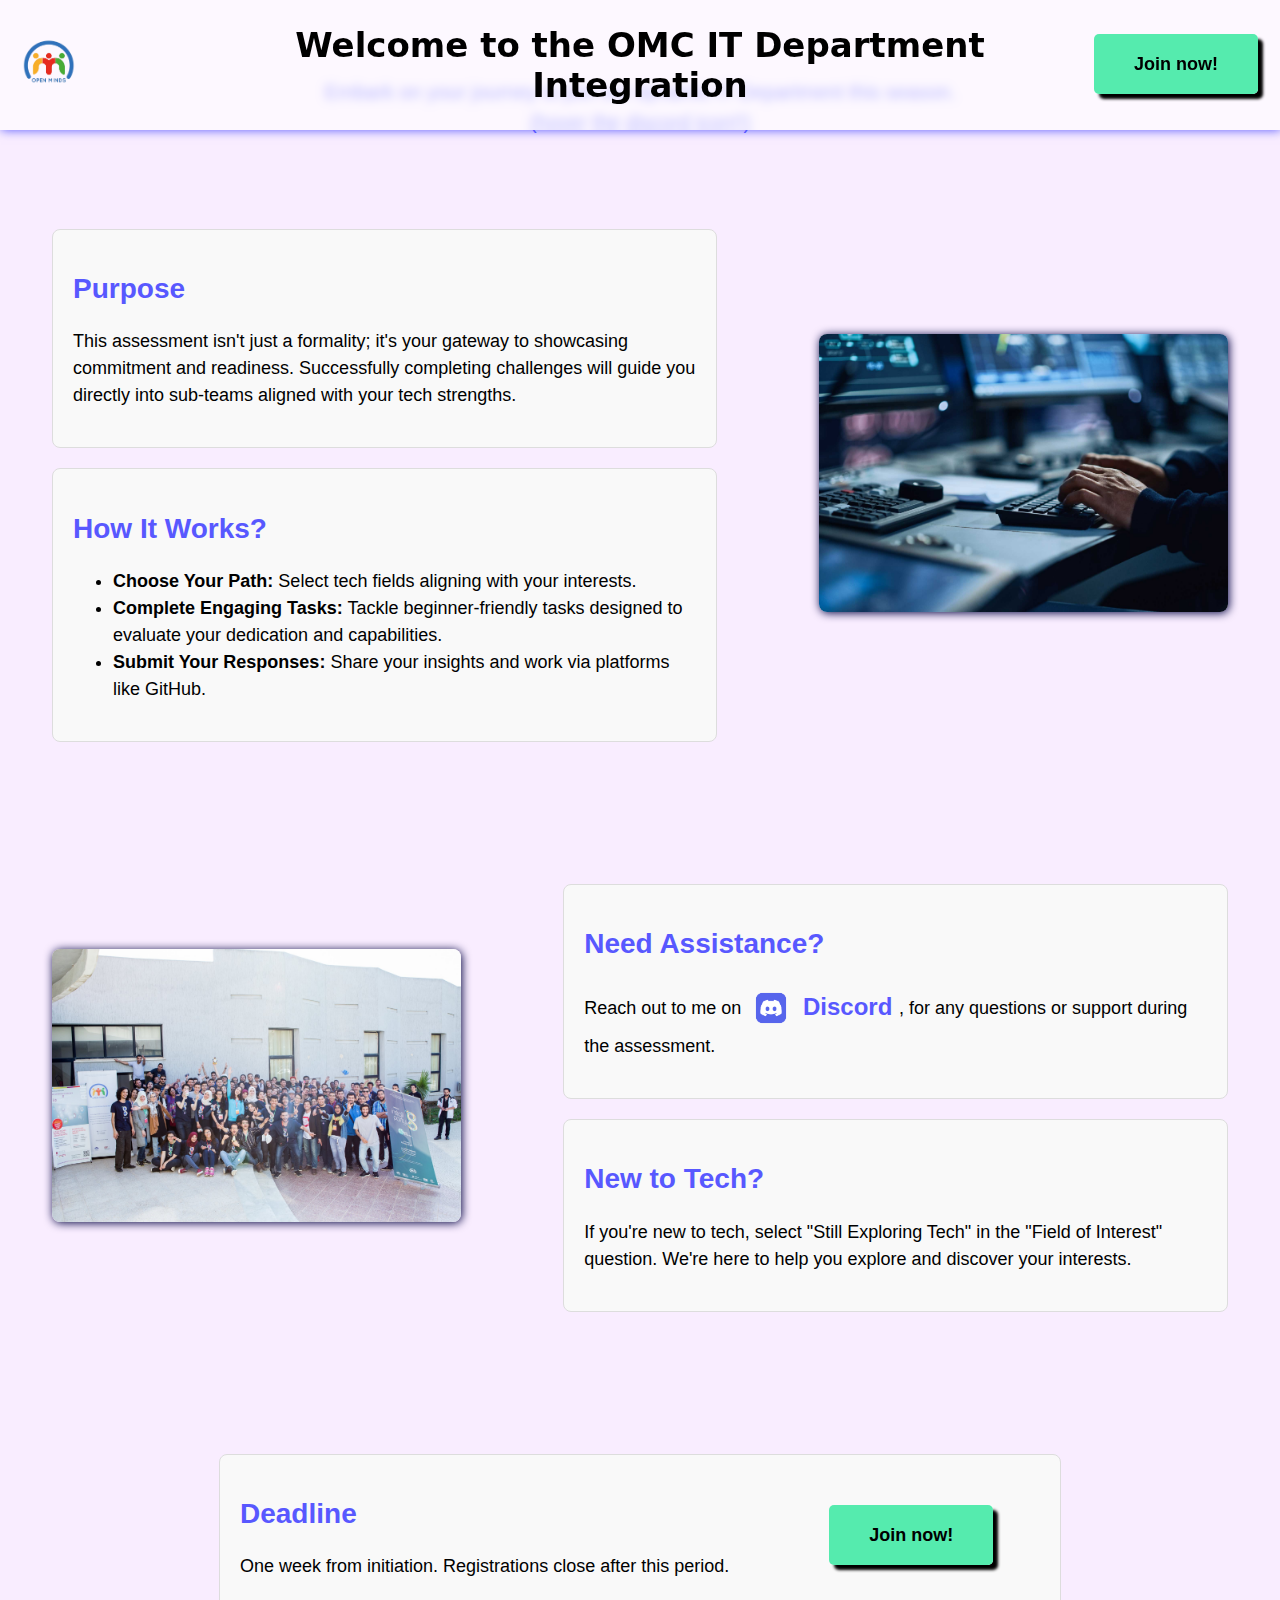
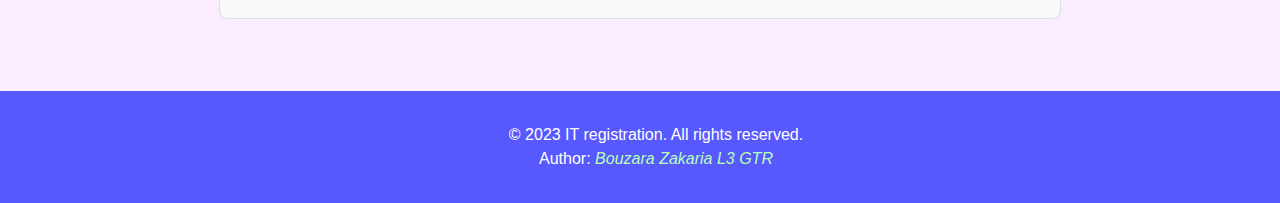
<file: index.html>
<!DOCTYPE html>
<html lang="en">
<head>
    <meta charset="UTF-8">
    <meta name="viewport" content="width=device-width, initial-scale=1.0">
    <title>Event Name</title>
    <link href="styles.css" rel="stylesheet">
    <style>
        p , li {
            line-height: 1.5;
        }

        #card {
            display: none;
            position: fixed;
            top: 50%;
            left: 50%;
            transform: translate(-50%, -50%);
            padding: 20px;
            background-color: #1c1b29;
            border: 1px solid #1c1b29;
            box-shadow: 0 0 10px rgba(0, 0, 0, 0.1);
            border-radius: 20px;
            z-index: 2;
        }

        #text-container {
            margin: 0 0 0 20px;
            display: flex;
            flex-direction: column;
            justify-content: center;
        }

        #text-container p {
            color: white;
            margin: 0 0 30px 0;
            font-size: 20px;
        }

        #text-container h2 {
            margin: 5px;
            font-size: 48px;
        }

        .background-effect {
            filter: blur(5px) brightness(0.7);
            transition: filter 0.5s ease-in-out;
        }

        #hold {
            cursor: pointer;
            color: #5858ff;
            font-size: 24px; 
        }

    </style>
</head>
<body>
<div id="container">
    <table id="nav">
        <td style="width: 20%;text-align: left;"  ><div></div><img src="logo.png"></td>
        <td style="width: 60%;text-align: center;"><h1>Welcome to the OMC IT Department Integration</h1></td>
        <td style="width: 20%;text-align: right;" ><a style="font-size: 18px;" href="registration.html" id="registration-btn">Join now!</a></td>
    </table>

    <div id="rest">
        <p style="color: #5858ff;" id="desc" align="center">Embark on your journey to join our dynamic IT Department this season.<br>(hover the discord icon!!)</p>
    <table style="width: 100%;" id="articles">

        <colgroup>
            <col width="20%"><col width="20%">
            <col width="20%"><col width="20%">
            <col width="20%">
        </colgroup>

        <tr>
            <td colspan="3" style="width: 60%;" class="tdtext">
                <section>
                    <h2>Purpose</h2>
                    <p class="sections">
                        This assessment isn't just a formality; it's your gateway to showcasing commitment and readiness.
                        Successfully completing challenges will guide you directly into sub-teams aligned with your tech strengths.
                    </p>
                </section>
            
                <section>
                    <h2>How It Works?</h2>
                    <ul class="sections">
                        <li><strong>Choose Your Path:</strong> Select tech fields aligning with your interests.</li>
                        <li><strong>Complete Engaging Tasks:</strong> Tackle beginner-friendly tasks designed to evaluate your dedication and capabilities.</li>
                        <li><strong>Submit Your Responses:</strong> Share your insights and work via platforms like GitHub.</li>
                    </ul>
                </section>
            </td>
            <td colspan="2" class="tdimg">
                <img src="IT.jpg">
            </td>
        </tr>
        <tr>
            <td colspan="2" class="tdimg">
                <img src="club.jpg">
            </td>
            <td colspan="3" style="width: 60%;" class="tdtext">
                <section>
                    <h2>Need Assistance?</h2>
                    <p class="sections">
                        Reach out to me on
                        <strong onmouseover="display()" onmouseout="dissappear()" id="hold">
                            <img style="display: inline-block; vertical-align: middle;margin-bottom: 0;" class="icon" src="icons/discord.png" width="50px" alt="Discord Icon">
                            <span class="small-text">Discord</span>
                        </strong>,
                        for any questions or support during the assessment.
                    </p>                
                </section>
            
                <section>
                    <h2>New to Tech?</h2>
                    <p class="sections">If you're new to tech, select "Still Exploring Tech" in the "Field of Interest" question. We're here to help you explore and discover your interests.</p>
                </section>
            </td>

        </tr>
        <tr>
            <td colspan="5">
                <section style="display: flex; width: 100%;">
                    <div>
                        <h2>Deadline</h2>
                        <p class="sections">One week from initiation. Registrations close after this period.</p>
                    </div>
                    <div style="margin: 50px 0px 50px 100px;">
                        <a style="font-size: 18px;" href="registration.html" id="registration-btn">Join now!</a>
                    </div>
                </section>
            </td>
        </tr>
    
    </table>
</div>

    <footer>
        <p>&copy; 2023 IT registration. All rights reserved.<br>Author:<i><a id="git" href="https://github.com/domenez25"> Bouzara Zakaria L3 GTR</a></i></p>
    </footer>
</div>

    <div id="card">
        <img style="margin: 0;" width="50%" id="icon" src="icons/icon.jpg" alt="Your Icon">
        <div id="text-container">
            <h2>#Zakkye</h2>
            <p style="color: white;">domenez25</p>
            <p><strong>About me:</strong> kicking incredibly dope shit.. oh hi !!</p>
        </div>
    </div>

    <script>
        const card = document.getElementById('card');
        const container = document.getElementById('container');

        function display(){
            card.style.display = 'flex';
            container.classList.add('background-effect');
        }

        function dissappear(){
            card.style.display = 'none';
            container.classList.remove('background-effect');
        }
    </script>

    

</body>
</html>
</file>
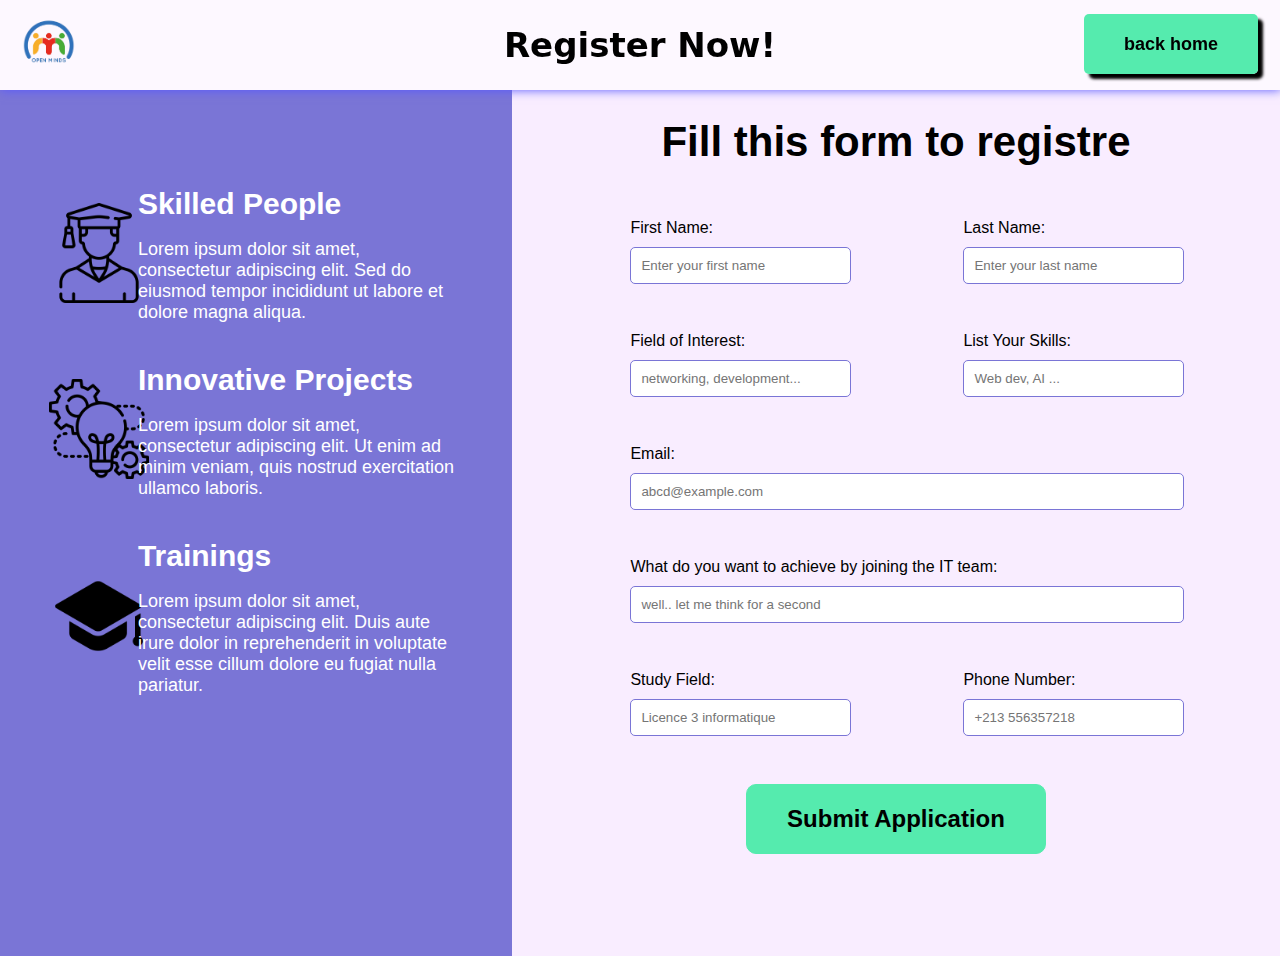
<file: registration.html>
<!DOCTYPE html>
<html lang="en">
<head>
    <meta charset="UTF-8">
    <meta name="viewport" content="width=device-width, initial-scale=1.0">
    <title>Event Registration</title>
    <link href="styles.css" rel="stylesheet">
    <style>
        #left {
            width: 40%;
            background-color: #7a75d6;
        }

        #right {
            width: 60%;
        }

        #form {
            width: 100%;
            padding: 0 50px;
            margin-bottom: 10%;
        }

        #form td {
            width: 500px;
            padding: 23px 10%;
        }

        input {
            width: 100%;
            padding: 10px;
            margin-top: 10px;
            border-radius: 5px;
            border: 1px #7a75d6 solid;
            transition: box-shadow ease 0.1s;
        }

        input:hover {
            box-shadow: 0 0 3px #7a75d6;
        }

        #left table {margin: 15% 10% 15% 5%; color: white;}
        #left strong {font-size: 30px;}
        #left p {font-size: 18px;}

        img {
            width: 100px;
            margin: 10%;
            padding: 10px;
        }

        .image {
            width: 25%;
        }

        button {
            padding: 20px 40px;
            background-color: #55ebae;
            color: black;
            text-decoration: none;
            border: 1px #55ebae solid;
            border-radius: 10px;
            font-weight: bold;
            font-size: 24px;
            transition: box-shadow 0.3s ease;
            cursor: pointer;
        }

        button:hover {
            box-shadow: 0 0 10px black;
        }

        #navt {
            background-color: rgba(255, 255, 255, 0.6);
            color: black;
            text-align: center;
            position: relative;
            top: 0;
            width: 100%;
            box-shadow: 1px 0px 10px #5858ff;
            backdrop-filter: blur(5px)
        }

        .error-input {
            box-shadow: 1px 0px 10px #fa5a5a;
        }

    </style>
</head>
<body>

    <table id="navt">
        <td style="width: 20%;text-align: left;"  ><div></div><a href="https://domenez25.github.io/omcevent/"><img src="logo.png"></a></td>
        <td style="width: 60%;text-align: center;"><h1>Register Now!</h1></td>
        <td style="width: 20%;text-align: right;" ><a style="font-size: 18px;" href="index.html" id="registration-btn">back home</a></td>
    </table>
    <div style="display: flex; width: 100%;">

    <div id="left">
        <table>
            <colgroup>
                <col width="20%">
                <col width="80%">
            </colgroup>
            <tr>
                <td class="image">
                    <img src="icons/people.png">
                </td>
                <td>
                    <p><strong>Skilled People</strong></p>
                    <p>Lorem ipsum dolor sit amet, consectetur adipiscing elit. Sed do eiusmod tempor incididunt ut labore et dolore magna aliqua.</p>
                </td>
            </tr>
            <tr>
                <td class="image">
                    <img src="icons/innov.png">
                </td>
                <td>
                    <p><strong>Innovative Projects</strong></p>
                    <p>Lorem ipsum dolor sit amet, consectetur adipiscing elit. Ut enim ad minim veniam, quis nostrud exercitation ullamco laboris.</p>
                </td>
            </tr>
            <tr>
                <td class="image">
                    <img src="icons/training.png">
                </td>
                <td>
                    <p><strong>Trainings</strong></p>
                    <p>Lorem ipsum dolor sit amet, consectetur adipiscing elit. Duis aute irure dolor in reprehenderit in voluptate velit esse cillum dolore eu fugiat nulla pariatur.</p>
                </td>
            </tr>
        </table>
    </div>
    <div id="right">
        <h1 style="font-size: 42px;" align="center">Fill this form to registre</h1>
        <form onsubmit="confirming()">
            <table id="form">
                <colgroup>
                    <col width="50%">
                    <col width="50%">
                </colgroup>
                <tr>
                    <td colspan="1">
                        <label for="fname">First Name:</label><br>
                        <input type="text" class="inputs" id="fname" name="firstname" placeholder="Enter your first name" required>
                    </td>
                    <td colspan="1">
                        <label for="lname">Last Name:</label><br>
                        <input type="text" class="inputs" id="lname" name="lastname" placeholder="Enter your last name" required>
                    </td>
                </tr>
                <tr>
                    <td colspan="1">
                        <label for="interest">Field of Interest:</label><br>
                        <input type="text" class="inputs" id="interest" name="interest" placeholder="networking, development..." required>
                    </td>
                    <td colspan="1">
                        <label for="skills">List Your Skills:</label><br>
                        <input type="text" class="inputs" id="skills" name="skills" placeholder="Web dev, AI ..." required>
                    </td>
                </tr>
                <tr>
                    <td colspan="2">
                        <label for="email">Email:</label><br>
                        <input type="email" class="inputs2" id="email" name="Email" placeholder="abcd@example.com" required>
                    </td>
                </tr>
                <tr>
                    <td colspan="2">
                        <label for="reason">What do you want to achieve by joining the IT team:</label><br>
                        <input type="text" class="inputs2" id="reason" name="why" placeholder="well.. let me think for a second" required>
                    </td>
                </tr>
                <tr>
                    <td colspan="1">
                        <label for="field">Study Field:</label><br>
                        <input type="text" class="inputs" id="field" name="Study" placeholder="Licence 3 informatique" required>
                    </td>
                    <td colspan="1">
                        <label for="phone">Phone Number:</label><br>
                        <input type="text" class="inputs" id="phone" name="phone" maxlength="10" placeholder="+213 556357218" required>
                    </td>
                </tr>
                <tr>
                    <td colspan="2" style="text-align: center;">
                        <button align="center" type="submit" id="submit-btn">Submit Application</button>
                    </td>
                </tr>
            </table>
        </form>
    </div>
</div>


<script>
    function confirming() {
        const emailInput = document.getElementById('email');
        const phoneInput = document.getElementById('phone');
        const confirmMessage = `Check if this is your correct email and number:\n\n${emailInput.value}\n${phoneInput.value}`;
        const isConfirmed = confirm(confirmMessage);

        if (isConfirmed) {
            const thankYouMessage = `Thank you for your application! Keep an eye on your inbox for further updates.`;
            alert(thankYouMessage);
        } else {
            event.preventDefault();
            emailInput.classList.add('error-input');
            phoneInput.classList.add('error-input');
            alert('Returning to the form. Please correct your email and number.');
        }
    }
</script>

</body>
</html>
</file>
<file: styles.css>
body {
    background: rgb(249, 237, 255);
    font-family: 'Arial', sans-serif;
    margin: 0;
    padding: 0;
    box-sizing: border-box;
}

.column {
    flex: 1;
    padding: 20px;
    border: 1px solid #ddd;
    border-radius: 8px;
    margin: 10px;
}

#event-title {
    margin: 0;
    flex-grow: 1;
}

#registration-btn {
    padding: 20px 40px;
    background-color: #55ebae;
    color: black;
    box-shadow: 5px 5px 3px black;
    text-decoration: none;
    border-radius: 5px;
    font-weight: bold;
    height: 20px;
    vertical-align: middle;
    transition: box-shadow 0.3s ease;
    cursor: pointer;
}

#registration-btn:hover {
    box-shadow: 2px 2px 3px black;
}

h2 {
    color: #5858ff;
}

section {
    max-width: 800px;
    margin: 20px auto;
    padding: 20px;
    border: 1px solid #ddd;
    border-radius: 8px;
    background-color: #f9f9f9;
}

img {
    max-width: 100%;
    height: auto;
    border-radius: 8px;
    margin-bottom: 20px;
}

footer {
    background-color: #5858ff;
    color: white;
    text-align: center;
    padding: 1em;
    position: block;
    width: 100%;
    bottom: 0;
}

#git {color: rgb(183, 255, 183); text-decoration: none;}

#git:visited {color: rgb(192, 235, 255);}

#git:hover {color: rgb(144, 170, 183);}

table#nav {
    background-color: rgba(255, 255, 255, 0.6);
    color: black;
    text-align: center;
    position: fixed;
    top: 0;
    width: 100%;
    box-shadow: 1px 0px 10px #5858ff;
    backdrop-filter: blur(5px)
}

#nav td, #navt td {
    padding: 0px 20px;
    margin: 50%;
}

#nav img, #navt img {
    width: 25%;
    padding: 0;
    margin: 0px;
}

#nav h1, #navt h1 {font-size: 34px; font-family: system-ui, 'Segoe UI', 'Open Sans', 'Helvetica Neue', sans-serif}

h2 {
    font-size: 28px;
}

#rest {
    margin-top: 6%;
}

#desc {
    font-size: 20px;
}

section {
    font-size: 18px;
    box-shadow: 0px 0px 0px #5858ff;
}

/* .tdtext{}*/

section:hover {
    box-shadow: 0px 0px 7px #5858ff;
    transition: box-shadow 0.3s ease;
} 

#rest td {
    width: 60%;
    text-align: center;
    padding: 50px;
}

section {
    text-align: left;
}

#articles img:not(.icon) {
    box-shadow: 1px 1px 10px rgb(0, 1, 64);
}


/* 
purple : #7a75d6
green : #55ebae
red : #fa5a5a
*/
</file>
